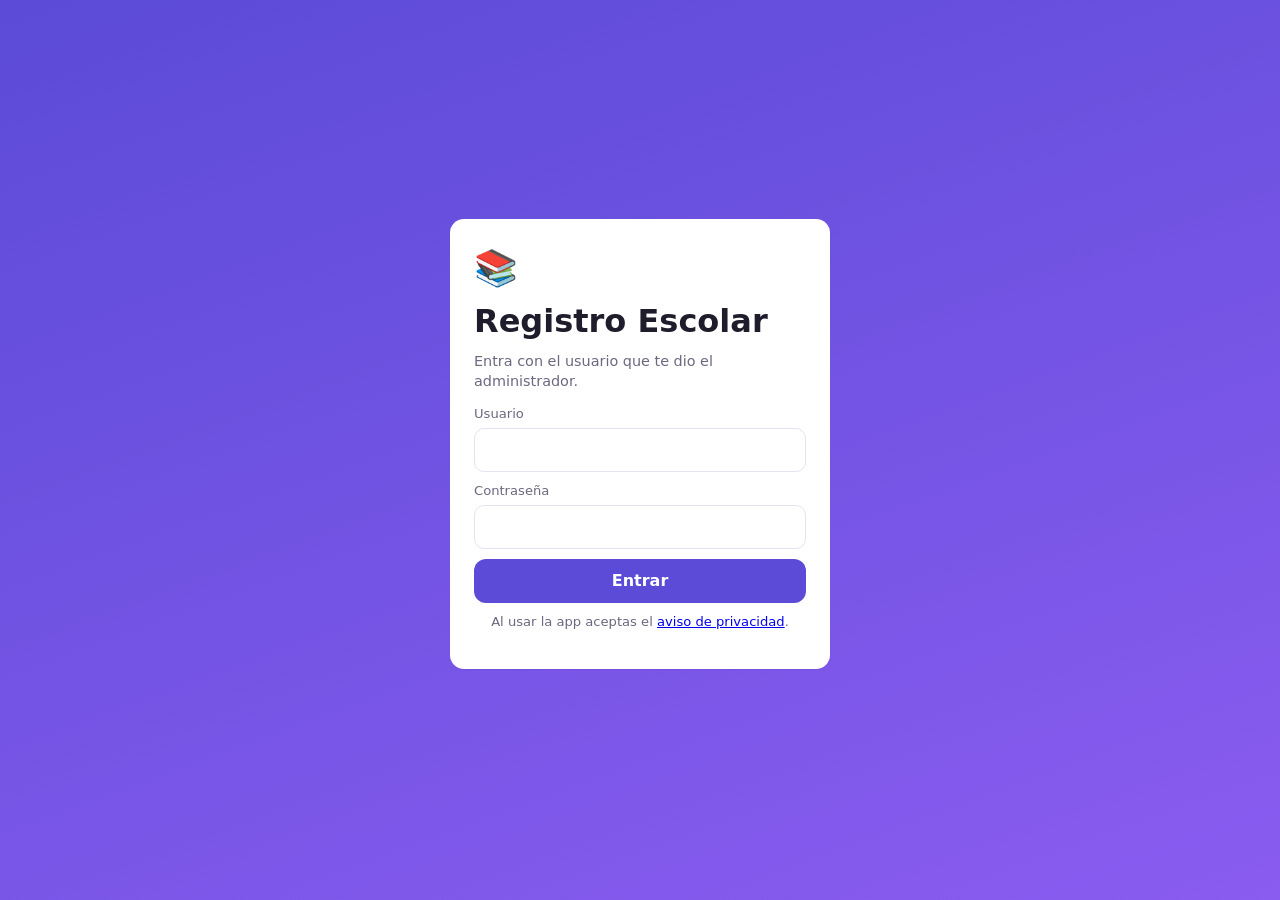
<file: docs/index.html>
<!DOCTYPE html>
<html lang="es">
<head>
  <meta charset="utf-8">
  <meta name="viewport" content="width=device-width, initial-scale=1, viewport-fit=cover">
  <meta name="theme-color" content="#5b4bd6">
  <meta name="apple-mobile-web-app-capable" content="yes">
  <title>Registro Escolar</title>
  <link rel="manifest" href="manifest.webmanifest">
  <link rel="icon" href="icon.svg" type="image/svg+xml">
  <link rel="stylesheet" href="styles.css">
</head>
<body>
  <div id="app"></div>
  <div id="toast" class="toast" hidden></div>
  <div id="modal" class="modal" hidden><div class="modal-card" id="modal-card"></div></div>
  <script src="config.js"></script>
  <script src="calc.js"></script>
  <script src="pegado.js"></script>
  <script src="graficas.js"></script>
  <script src="app.js"></script>
</body>
</html>
</file>
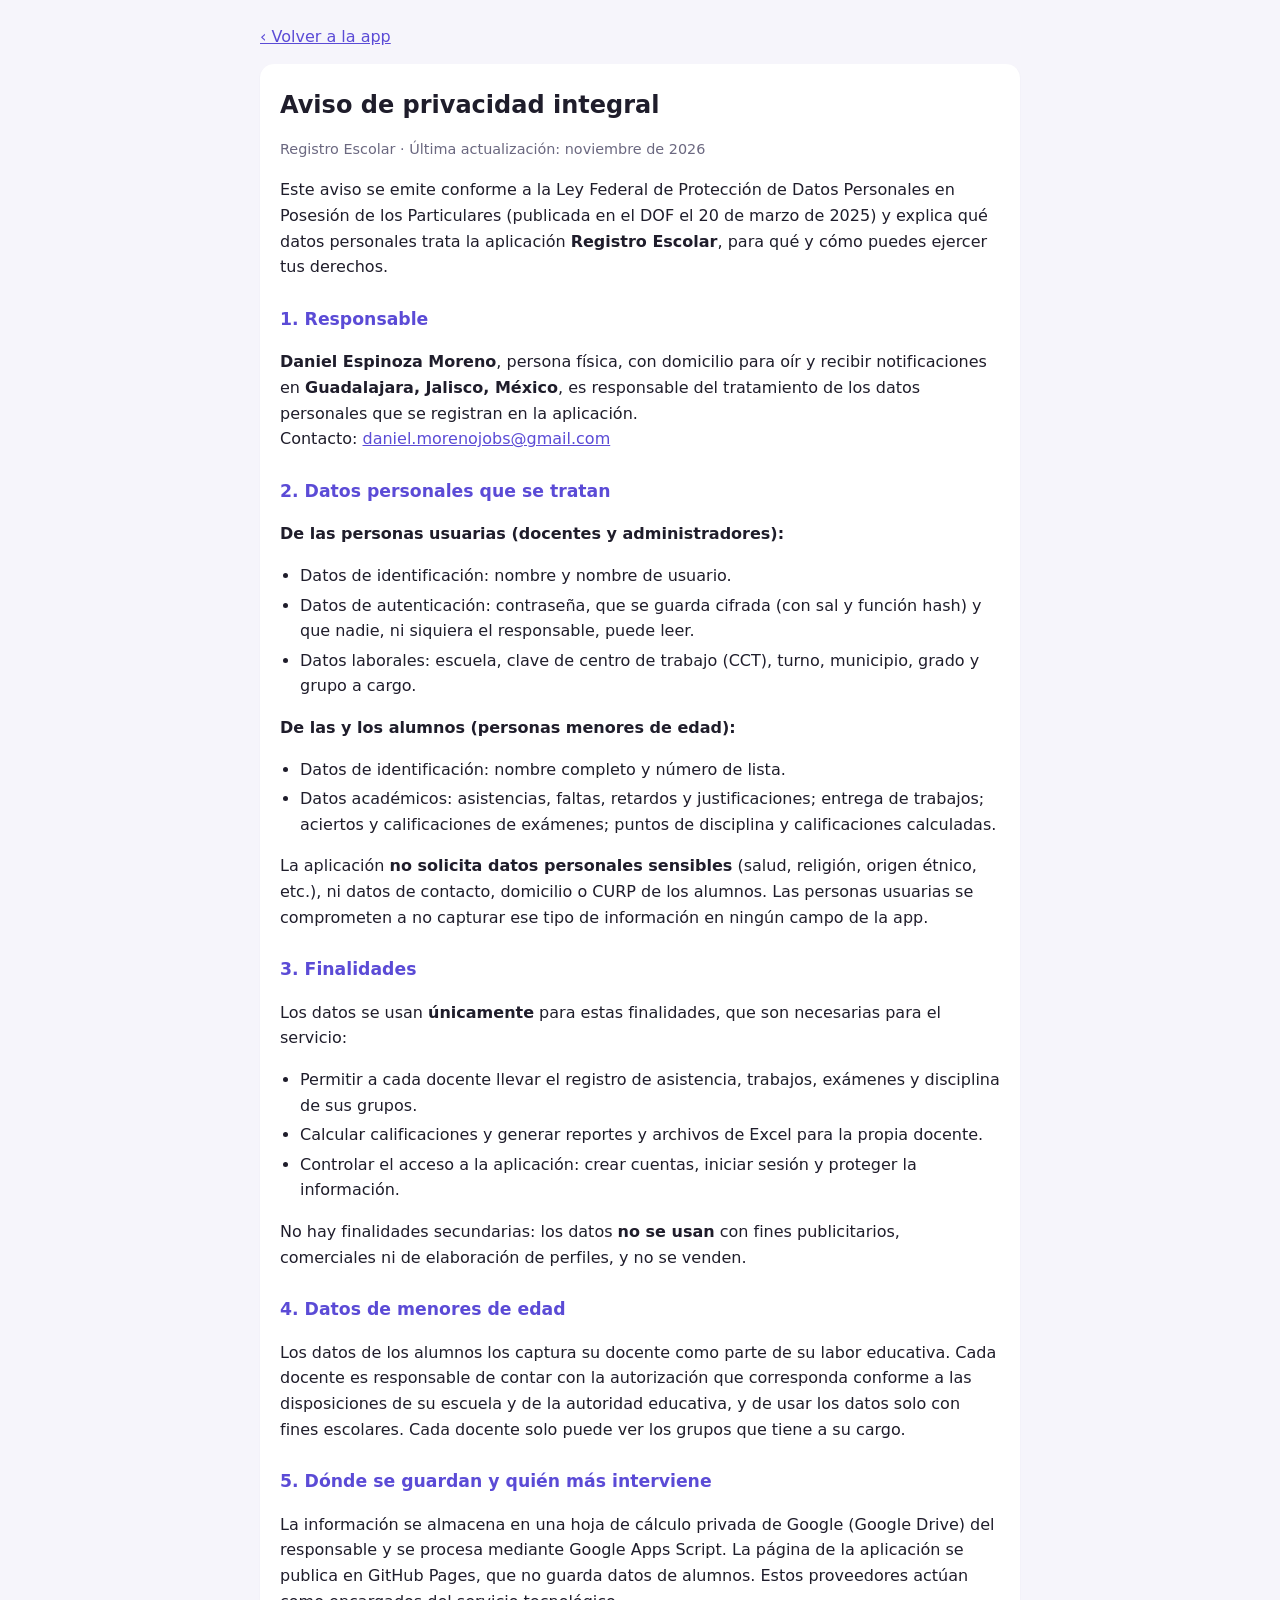
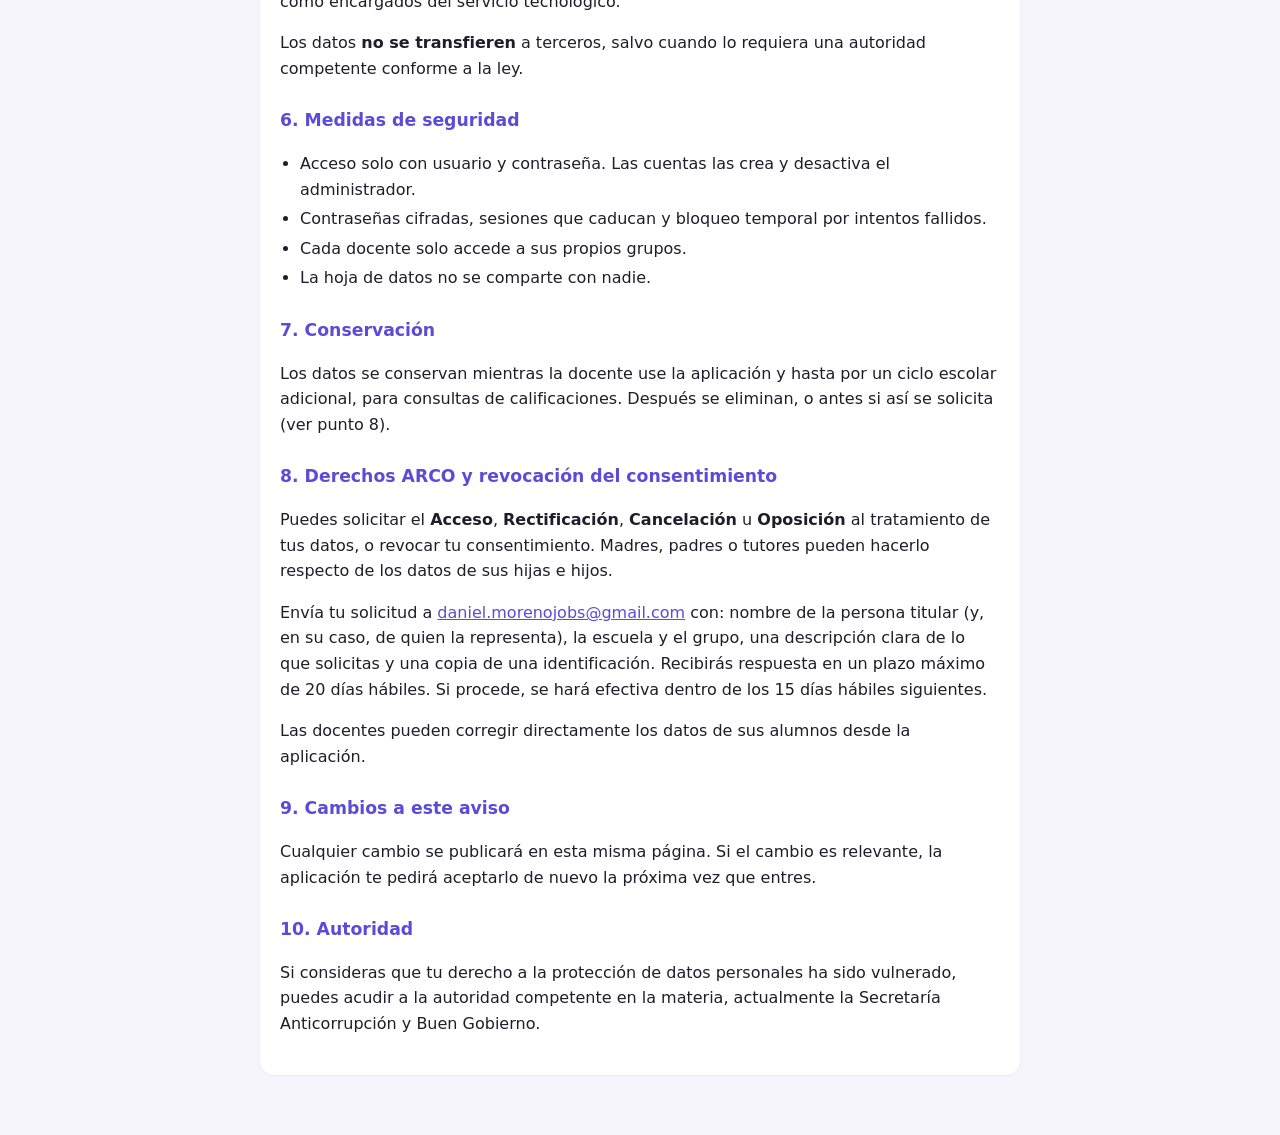
<file: docs/aviso-privacidad.html>
<!DOCTYPE html>
<html lang="es">
<head>
  <meta charset="utf-8">
  <meta name="viewport" content="width=device-width, initial-scale=1">
  <title>Aviso de privacidad · Registro Escolar</title>
  <link rel="icon" href="icon.svg" type="image/svg+xml">
  <style>
    body { margin: 0; background: #f6f5fb; color: #1f1d2b; font: 16px/1.6 system-ui, -apple-system, "Segoe UI", Roboto, sans-serif; }
    main { max-width: 760px; margin: 0 auto; padding: 24px 18px 60px; }
    article { background: #fff; border-radius: 14px; padding: 22px 20px; box-shadow: 0 1px 2px rgba(30,20,80,.06); }
    h1 { font-size: 1.5rem; margin: 0 0 4px; } h2 { font-size: 1.08rem; margin: 26px 0 6px; color: #5b4bd6; }
    .muted { color: #6b6880; font-size: .9rem; } ul { padding-left: 20px; } li { margin: 4px 0; }
    a { color: #5b4bd6; } .back { display: inline-block; margin-bottom: 14px; }
  </style>
</head>
<body>
<main>
  <a class="back" href="./">‹ Volver a la app</a>
  <article>
    <h1>Aviso de privacidad integral</h1>
    <p class="muted">Registro Escolar · Última actualización: noviembre de 2026</p>

    <p>Este aviso se emite conforme a la Ley Federal de Protección de Datos Personales en Posesión de los Particulares (publicada en el DOF el 20 de marzo de 2025) y explica qué datos personales trata la aplicación <b>Registro Escolar</b>, para qué y cómo puedes ejercer tus derechos.</p>

    <h2>1. Responsable</h2>
    <p><b>Daniel Espinoza Moreno</b>, persona física, con domicilio para oír y recibir notificaciones en <b>Guadalajara, Jalisco, México</b>, es responsable del tratamiento de los datos personales que se registran en la aplicación.<br>
    Contacto: <a href="mailto:daniel.morenojobs@gmail.com">daniel.morenojobs@gmail.com</a></p>

    <h2>2. Datos personales que se tratan</h2>
    <p><b>De las personas usuarias (docentes y administradores):</b></p>
    <ul>
      <li>Datos de identificación: nombre y nombre de usuario.</li>
      <li>Datos de autenticación: contraseña, que se guarda cifrada (con sal y función hash) y que nadie, ni siquiera el responsable, puede leer.</li>
      <li>Datos laborales: escuela, clave de centro de trabajo (CCT), turno, municipio, grado y grupo a cargo.</li>
    </ul>
    <p><b>De las y los alumnos (personas menores de edad):</b></p>
    <ul>
      <li>Datos de identificación: nombre completo y número de lista.</li>
      <li>Datos académicos: asistencias, faltas, retardos y justificaciones; entrega de trabajos; aciertos y calificaciones de exámenes; puntos de disciplina y calificaciones calculadas.</li>
    </ul>
    <p>La aplicación <b>no solicita datos personales sensibles</b> (salud, religión, origen étnico, etc.), ni datos de contacto, domicilio o CURP de los alumnos. Las personas usuarias se comprometen a no capturar ese tipo de información en ningún campo de la app.</p>

    <h2>3. Finalidades</h2>
    <p>Los datos se usan <b>únicamente</b> para estas finalidades, que son necesarias para el servicio:</p>
    <ul>
      <li>Permitir a cada docente llevar el registro de asistencia, trabajos, exámenes y disciplina de sus grupos.</li>
      <li>Calcular calificaciones y generar reportes y archivos de Excel para la propia docente.</li>
      <li>Controlar el acceso a la aplicación: crear cuentas, iniciar sesión y proteger la información.</li>
    </ul>
    <p>No hay finalidades secundarias: los datos <b>no se usan</b> con fines publicitarios, comerciales ni de elaboración de perfiles, y no se venden.</p>

    <h2>4. Datos de menores de edad</h2>
    <p>Los datos de los alumnos los captura su docente como parte de su labor educativa. Cada docente es responsable de contar con la autorización que corresponda conforme a las disposiciones de su escuela y de la autoridad educativa, y de usar los datos solo con fines escolares. Cada docente solo puede ver los grupos que tiene a su cargo.</p>

    <h2>5. Dónde se guardan y quién más interviene</h2>
    <p>La información se almacena en una hoja de cálculo privada de Google (Google Drive) del responsable y se procesa mediante Google Apps Script. La página de la aplicación se publica en GitHub Pages, que no guarda datos de alumnos. Estos proveedores actúan como encargados del servicio tecnológico.</p>
    <p>Los datos <b>no se transfieren</b> a terceros, salvo cuando lo requiera una autoridad competente conforme a la ley.</p>

    <h2>6. Medidas de seguridad</h2>
    <ul>
      <li>Acceso solo con usuario y contraseña. Las cuentas las crea y desactiva el administrador.</li>
      <li>Contraseñas cifradas, sesiones que caducan y bloqueo temporal por intentos fallidos.</li>
      <li>Cada docente solo accede a sus propios grupos.</li>
      <li>La hoja de datos no se comparte con nadie.</li>
    </ul>

    <h2>7. Conservación</h2>
    <p>Los datos se conservan mientras la docente use la aplicación y hasta por un ciclo escolar adicional, para consultas de calificaciones. Después se eliminan, o antes si así se solicita (ver punto 8).</p>

    <h2>8. Derechos ARCO y revocación del consentimiento</h2>
    <p>Puedes solicitar el <b>Acceso</b>, <b>Rectificación</b>, <b>Cancelación</b> u <b>Oposición</b> al tratamiento de tus datos, o revocar tu consentimiento. Madres, padres o tutores pueden hacerlo respecto de los datos de sus hijas e hijos.</p>
    <p>Envía tu solicitud a <a href="mailto:daniel.morenojobs@gmail.com">daniel.morenojobs@gmail.com</a> con: nombre de la persona titular (y, en su caso, de quien la representa), la escuela y el grupo, una descripción clara de lo que solicitas y una copia de una identificación. Recibirás respuesta en un plazo máximo de 20 días hábiles. Si procede, se hará efectiva dentro de los 15 días hábiles siguientes.</p>
    <p>Las docentes pueden corregir directamente los datos de sus alumnos desde la aplicación.</p>

    <h2>9. Cambios a este aviso</h2>
    <p>Cualquier cambio se publicará en esta misma página. Si el cambio es relevante, la aplicación te pedirá aceptarlo de nuevo la próxima vez que entres.</p>

    <h2>10. Autoridad</h2>
    <p>Si consideras que tu derecho a la protección de datos personales ha sido vulnerado, puedes acudir a la autoridad competente en la materia, actualmente la Secretaría Anticorrupción y Buen Gobierno.</p>
  </article>
</main>
</body>
</html>
</file>
<file: docs/styles.css>
:root {
  --bg: #f6f5fb; --card: #fff; --ink: #1f1d2b; --muted: #6b6880; --line: #e6e3f0;
  --brand: #5b4bd6; --brand-2: #ece9ff;
  --ok: #1e9e63; --ok-bg: #e3f6ec; --bad: #d63d4b; --bad-bg: #fde7e9;
  --warn: #c97a00; --warn-bg: #fff3dc; --info: #2a7bd6; --info-bg: #e3efff;
  --radius: 14px; --nav-h: 64px;
}
* { box-sizing: border-box; -webkit-tap-highlight-color: transparent; }
html, body { margin: 0; background: var(--bg); color: var(--ink); font: 16px/1.4 system-ui, -apple-system, "Segoe UI", Roboto, sans-serif; }
button, input, select, textarea { font: inherit; color: inherit; }
h1, h2, h3 { margin: 0 0 8px; line-height: 1.2; }
h2 { font-size: 1.15rem; }
h3 { font-size: 1rem; }
.muted { color: var(--muted); font-size: .9rem; }
.small { font-size: .82rem; }
.hidden, [hidden] { display: none !important; }

/* Layout */
.topbar { position: sticky; top: 0; z-index: 10; background: var(--brand); color: #fff; padding: calc(10px + env(safe-area-inset-top)) 14px 10px; display: flex; gap: 10px; align-items: center; }
.topbar .title { flex: 1; min-width: 0; }
.topbar .title b { display: block; white-space: nowrap; overflow: hidden; text-overflow: ellipsis; }
.topbar .title span { font-size: .8rem; opacity: .85; }
.topbar select { background: rgba(255,255,255,.18); border: 0; color: #fff; border-radius: 10px; padding: 6px 8px; max-width: 140px; }
.topbar select option { color: var(--ink); }
.topbar .icon-btn { background: rgba(255,255,255,.18); color: #fff; }
main { padding: 14px 14px calc(var(--nav-h) + 90px + env(safe-area-inset-bottom)); max-width: 900px; margin: 0 auto; }
.bottomnav { position: fixed; bottom: 0; left: 0; right: 0; z-index: 10; background: #fff; border-top: 1px solid var(--line); display: flex; padding-bottom: env(safe-area-inset-bottom); }
.bottomnav button { flex: 1; height: var(--nav-h); border: 0; background: none; display: flex; flex-direction: column; align-items: center; justify-content: center; gap: 2px; font-size: .72rem; color: var(--muted); }
.bottomnav button .ic { font-size: 1.3rem; line-height: 1; }
.bottomnav button.active { color: var(--brand); font-weight: 600; }

.card { background: var(--card); border-radius: var(--radius); padding: 14px; margin-bottom: 12px; box-shadow: 0 1px 2px rgba(30,20,80,.06); }
.row { display: flex; gap: 8px; align-items: center; flex-wrap: wrap; }
.row.nowrap { flex-wrap: nowrap; }
.grow { flex: 1; min-width: 0; }
.stack > * + * { margin-top: 10px; }

/* Controles */
.btn { border: 0; border-radius: 12px; padding: 11px 16px; background: var(--brand-2); color: var(--brand); font-weight: 600; cursor: pointer; }
.btn.primary { background: var(--brand); color: #fff; }
.btn.danger { background: var(--bad-bg); color: var(--bad); }
.btn.ghost { background: transparent; color: var(--brand); padding: 8px 10px; }
.btn.block { width: 100%; }
.btn:disabled { opacity: .5; }
.icon-btn { border: 0; width: 40px; height: 40px; border-radius: 12px; background: var(--brand-2); color: var(--brand); font-size: 1.1rem; cursor: pointer; flex: none; }
label.field { display: block; }
label.field > span { display: block; font-size: .82rem; color: var(--muted); margin-bottom: 4px; }
input[type=text], input[type=password], input[type=date], input[type=number], select, textarea {
  width: 100%; border: 1px solid var(--line); background: #fff; border-radius: 10px; padding: 10px 12px; outline: none;
}
input:focus, select:focus, textarea:focus { border-color: var(--brand); box-shadow: 0 0 0 3px var(--brand-2); }
textarea { min-height: 120px; }
.chips { display: flex; gap: 6px; overflow-x: auto; padding-bottom: 2px; }
.chip { border: 1px solid var(--line); background: #fff; border-radius: 999px; padding: 7px 12px; white-space: nowrap; cursor: pointer; font-size: .9rem; }
.chip.active { background: var(--brand); color: #fff; border-color: var(--brand); }

/* Listas de alumnos */
.list { background: var(--card); border-radius: var(--radius); overflow: hidden; box-shadow: 0 1px 2px rgba(30,20,80,.06); }
.item { display: flex; align-items: center; gap: 10px; padding: 9px 12px; border-bottom: 1px solid var(--line); min-height: 52px; }
.item:last-child { border-bottom: 0; }
.item .num { width: 26px; text-align: right; color: var(--muted); font-size: .85rem; flex: none; }
.item .name { flex: 1; min-width: 0; font-size: .95rem; }
.item .name small { display: block; color: var(--muted); font-size: .78rem; }
.item.clickable { cursor: pointer; }
.item input[type=number] { width: 76px; text-align: center; padding: 8px; }

.state { border: 0; min-width: 76px; height: 38px; border-radius: 10px; font-weight: 700; cursor: pointer; flex: none; }
.st-P, .st-1 { background: var(--ok-bg); color: var(--ok); }
.st-F, .st-0 { background: var(--bad-bg); color: var(--bad); }
.st-R, .st-05 { background: var(--warn-bg); color: var(--warn); }
.st-J { background: var(--info-bg); color: var(--info); }

.sticky-actions { position: fixed; left: 0; right: 0; bottom: calc(var(--nav-h) + env(safe-area-inset-bottom)); padding: 10px 14px; background: linear-gradient(to top, var(--bg) 70%, transparent); z-index: 9; }
.sticky-actions .inner { max-width: 900px; margin: 0 auto; display: flex; gap: 8px; }
.sticky-actions .btn { flex: 1; padding: 14px; }

.banner { border-radius: 12px; padding: 12px; margin-bottom: 12px; }
.banner.warn { background: var(--warn-bg); color: #7a4a00; }
.banner.info { background: var(--info-bg); color: #1b4f8a; }
.banner.ok { background: var(--ok-bg); color: #11643e; }

.stats { display: grid; grid-template-columns: repeat(4, 1fr); gap: 6px; }
.stat { background: var(--card); border-radius: 12px; padding: 8px; text-align: center; }
.stat b { display: block; font-size: 1.2rem; }
.stat span { font-size: .72rem; color: var(--muted); }

/* Tablas */
.table-wrap { overflow-x: auto; background: var(--card); border-radius: var(--radius); box-shadow: 0 1px 2px rgba(30,20,80,.06); }
table { border-collapse: collapse; width: 100%; font-size: .88rem; }
th, td { padding: 8px 6px; border-bottom: 1px solid var(--line); text-align: center; white-space: nowrap; }
th { background: #faf9ff; font-weight: 600; font-size: .78rem; color: var(--muted); position: sticky; top: 0; }
td.left, th.left { text-align: left; }
td.name { text-align: left; max-width: 170px; overflow: hidden; text-overflow: ellipsis; }
tr.clickable { cursor: pointer; }
.g { display: inline-block; min-width: 40px; padding: 3px 6px; border-radius: 8px; font-weight: 700; }
.g-bajo { background: var(--bad-bg); color: var(--bad); }
.g-medio { background: var(--warn-bg); color: var(--warn); }
.g-alto { background: var(--ok-bg); color: var(--ok); }

/* Login */
.login { min-height: 100vh; display: flex; align-items: center; justify-content: center; padding: 20px; background: linear-gradient(160deg, #5b4bd6, #8a5cf0); }
.login .card { width: 100%; max-width: 380px; padding: 24px; }
.login .logo { font-size: 2.2rem; }

/* Modal y toast */
.modal { position: fixed; inset: 0; background: rgba(20,15,50,.45); z-index: 50; display: flex; align-items: flex-end; justify-content: center; }
.modal-card { background: #fff; width: 100%; max-width: 560px; max-height: 88vh; overflow: auto; border-radius: 18px 18px 0 0; padding: 18px 16px calc(18px + env(safe-area-inset-bottom)); }
@media (min-width: 700px) { .modal { align-items: center; } .modal-card { border-radius: 18px; } }
.toast { position: fixed; left: 50%; transform: translateX(-50%); top: calc(74px + env(safe-area-inset-top)); background: #1f1d2b; color: #fff; padding: 10px 16px; border-radius: 12px; z-index: 60; max-width: 90vw; text-align: center; }
.toast.error { background: var(--bad); }
.loading { display: flex; align-items: center; justify-content: center; padding: 40px; color: var(--muted); gap: 10px; }
.spinner { width: 22px; height: 22px; border: 3px solid var(--brand-2); border-top-color: var(--brand); border-radius: 50%; animation: spin .8s linear infinite; }
@keyframes spin { to { transform: rotate(360deg); } }

.menu-list .item { cursor: pointer; }
.menu-list .item .ic { font-size: 1.25rem; width: 28px; text-align: center; }
.badge { font-size: .72rem; padding: 2px 8px; border-radius: 999px; background: var(--brand-2); color: var(--brand); font-weight: 600; }
.badge.off { background: #eee; color: #888; }

@media print {
  .topbar, .bottomnav, .sticky-actions, .no-print, .toast, .btn { display: none !important; }
  main { padding: 0; max-width: none; }
  body { background: #fff; }
  .card, .table-wrap { box-shadow: none; border: 1px solid #ddd; break-inside: avoid; }
}

/* Gráficas */
:root { --s1: #2a78d6; --s2: #eb6834; --b-bajo: #d63d4b; --b-medio: #e0a100; --b-alto: #1e9e63; }
.viz { width: 100%; height: auto; display: block; font-family: inherit; }
.viz-grid { stroke: #e9e7f0; stroke-width: 1; }
.viz-umbral { stroke: #d63d4b; stroke-width: 1; stroke-dasharray: 3 3; opacity: .6; }
.viz-axis { font-size: 9px; fill: var(--muted); }
.viz-label { font-size: 11px; fill: var(--ink); }
.viz-value { font-size: 10px; fill: var(--ink); font-weight: 600; }
.viz-muted { font-size: 10px; fill: var(--muted); }
.viz-in { font-size: 10px; fill: #fff; font-weight: 700; }
.viz-in-dark { fill: #0b0b0b; }
.viz-dot { stroke: #fff; stroke-width: 2; }
.viz-legend { display: flex; flex-wrap: wrap; gap: 4px 14px; font-size: .8rem; color: var(--muted); margin-bottom: 6px; }
.viz-legend span { display: inline-flex; align-items: center; gap: 6px; }
.viz-sw { width: 10px; height: 10px; border-radius: 3px; display: inline-block; }
.riesgo-motivo { display: inline-block; font-size: .74rem; padding: 2px 8px; border-radius: 999px; background: var(--bad-bg); color: var(--bad); margin: 3px 4px 0 0; }
.riesgo-motivo.medio { background: var(--warn-bg); color: #8a5400; }

.info-btn { width: 32px; height: 32px; font-size: 1rem; border-radius: 50%; }
.info-btn.active { background: var(--brand); color: #fff; }

/* Al generar el PDF: ancho de hoja y sin sombras */
.pdf-modo { width: 720px; max-width: none; background: #fff; padding: 0; }
.pdf-modo .card, .pdf-modo .table-wrap { box-shadow: none; border: 1px solid #e6e3f0; }
.pdf-modo .table-wrap { overflow: visible; }
</file>
